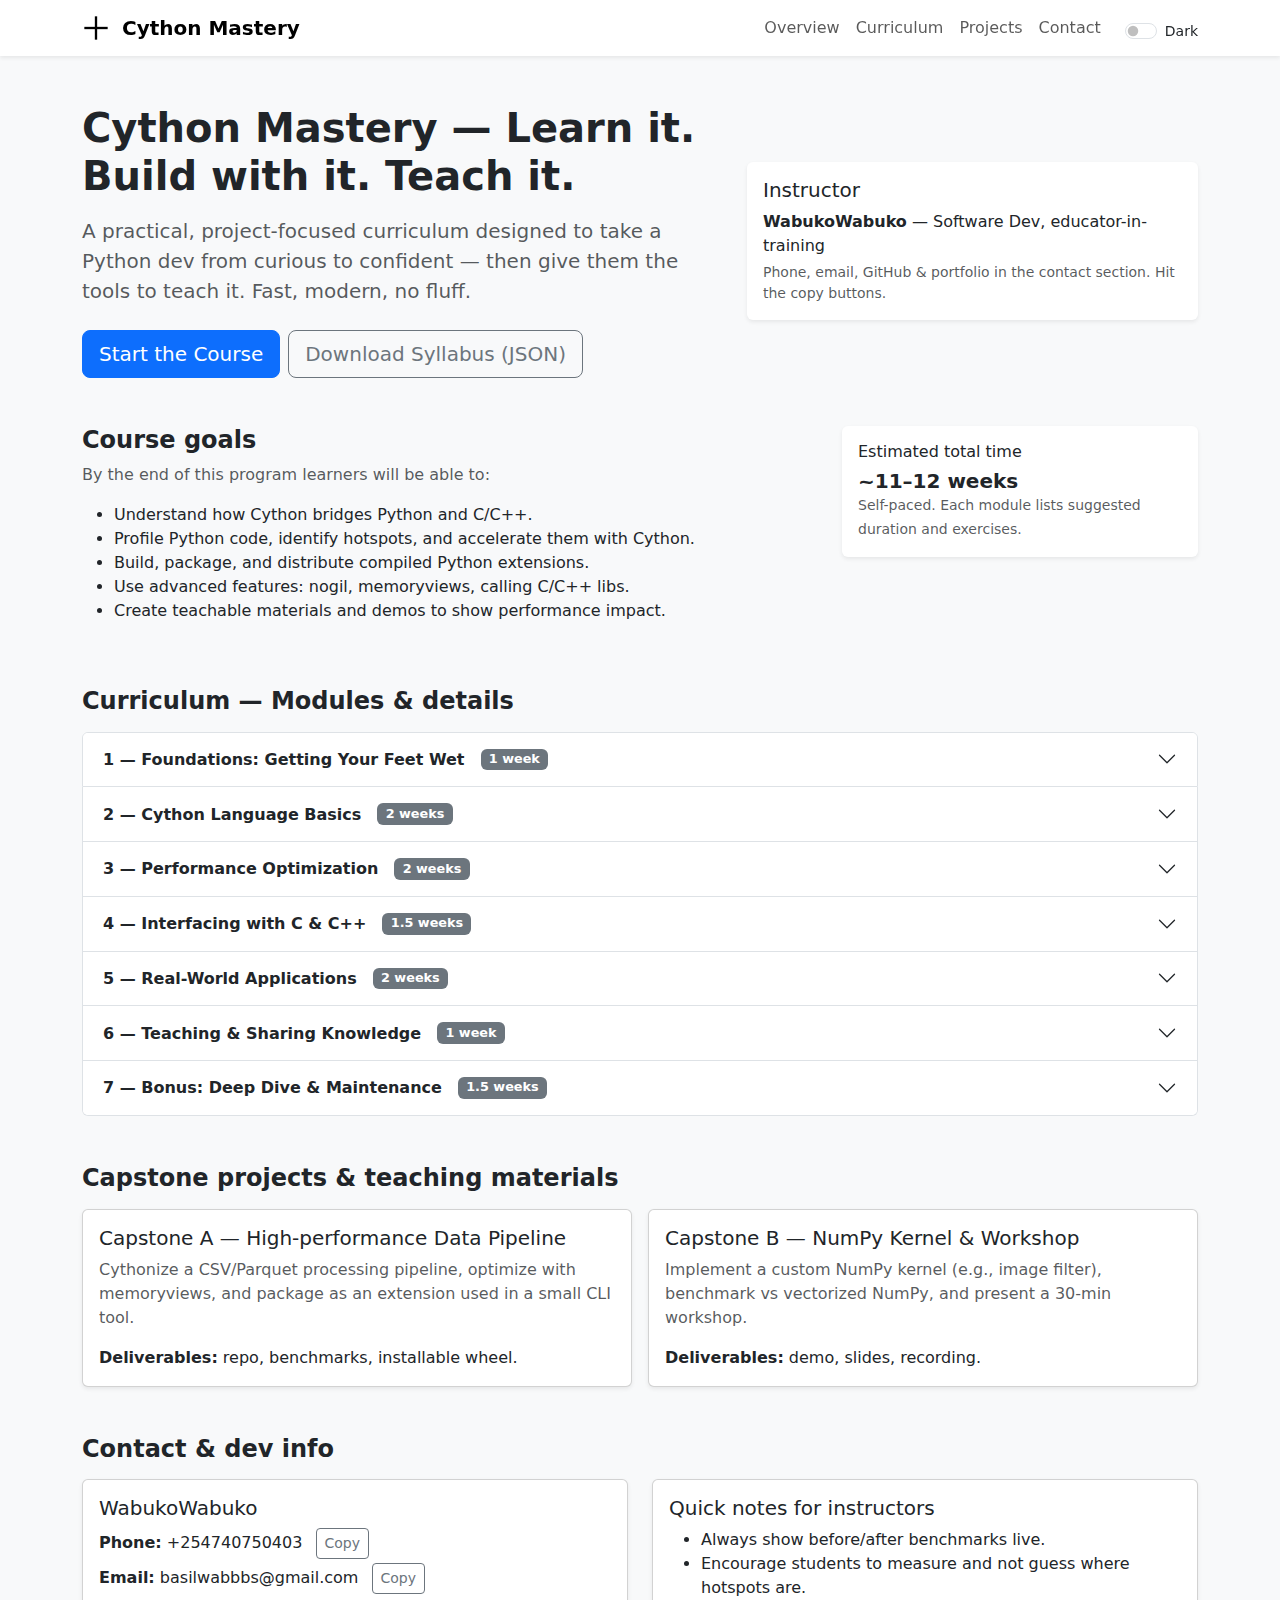
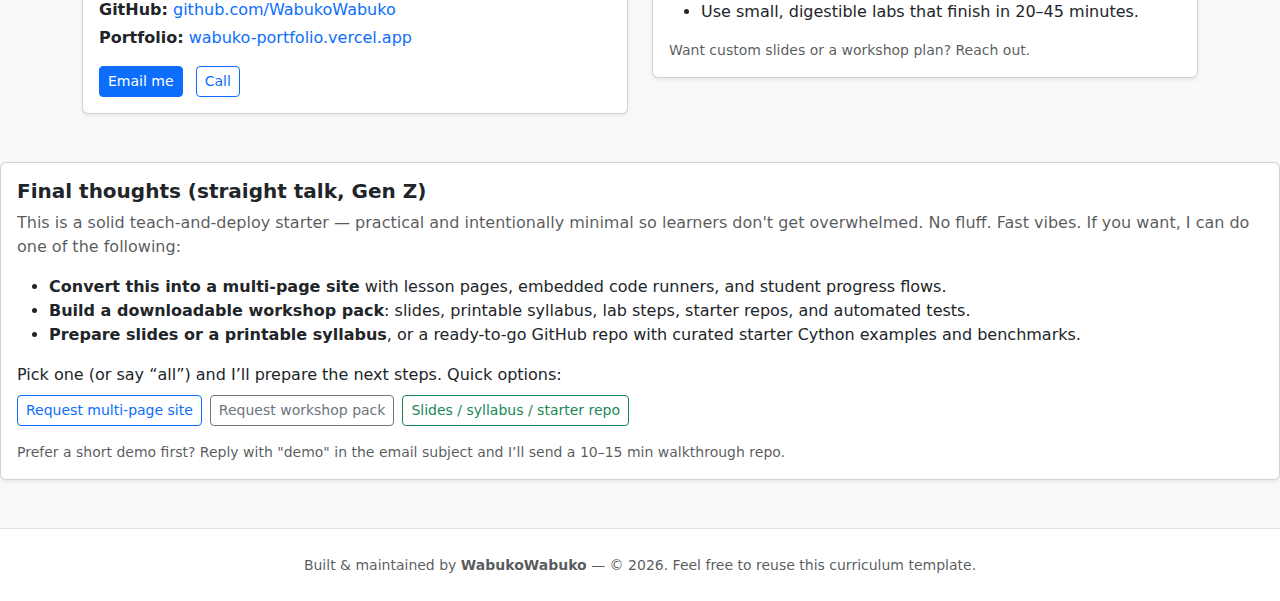
<file: index.html>
<!doctype html>
<html lang="en">
<head>
  <meta charset="utf-8" />
  <meta name="viewport" content="width=device-width, initial-scale=1" />
  <title>Cython Mastery — Course Roadmap | WabukoWabuko</title>

  <!-- Bootstrap 5 CDN -->
  <link href="https://cdn.jsdelivr.net/npm/bootstrap@5.3.3/dist/css/bootstrap.min.css" rel="stylesheet">
  <link rel="stylesheet" href="styles.css">
</head>
<body class="bg-light">

  <!-- NAVBAR -->
  <nav class="navbar navbar-expand-lg navbar-light bg-white shadow-sm sticky-top">
    <div class="container">
      <a class="navbar-brand fw-bold d-flex align-items-center gap-2" href="#">
        <img src="data:image/svg+xml;utf8,<?xml version='1.0' encoding='UTF-8'?><svg xmlns='http://www.w3.org/2000/svg' width='28' height='28' viewBox='0 0 24 24' fill='none' stroke='currentColor' stroke-width='2'><path d='M12 2 L12 22'/><path d='M2 12 L22 12'/></svg>" alt="logo" class="me-1">
        Cython Mastery
      </a>

      <button class="navbar-toggler" type="button" data-bs-toggle="collapse" data-bs-target="#navMain">
        <span class="navbar-toggler-icon"></span>
      </button>

      <div class="collapse navbar-collapse" id="navMain">
        <ul class="navbar-nav ms-auto align-items-lg-center">
          <li class="nav-item"><a class="nav-link" href="#overview">Overview</a></li>
          <li class="nav-item"><a class="nav-link" href="#curriculum">Curriculum</a></li>
          <li class="nav-item"><a class="nav-link" href="#projects">Projects</a></li>
          <li class="nav-item"><a class="nav-link" href="#contact">Contact</a></li>
          <li class="nav-item ms-3">
            <div class="form-check form-switch mt-2">
              <input class="form-check-input" type="checkbox" id="themeToggle">
              <label class="form-check-label small" for="themeToggle">Dark</label>
            </div>
          </li>
        </ul>
      </div>
    </div>
  </nav>

  <!-- HERO -->
  <header class="py-5">
    <div class="container">
      <div class="row align-items-center">
        <div class="col-lg-7">
          <h1 class="display-6 fw-bold mb-3">Cython Mastery — Learn it. Build with it. Teach it.</h1>
          <p class="lead text-muted mb-4">A practical, project-focused curriculum designed to take a Python dev from curious to confident — then give them the tools to teach it. Fast, modern, no fluff.</p>

          <div class="d-flex gap-2">
            <a href="#curriculum" class="btn btn-primary btn-lg">Start the Course</a>
            <a id="downloadSyllabus" class="btn btn-outline-secondary btn-lg" role="button">Download Syllabus (JSON)</a>
          </div>
        </div>

        <div class="col-lg-5 mt-4 mt-lg-0">
          <div class="card shadow-sm border-0">
            <div class="card-body">
              <h5 class="card-title mb-2">Instructor</h5>
              <p class="mb-1"><strong>WabukoWabuko</strong> — Software Dev, educator-in-training</p>
              <p class="text-muted small mb-0">Phone, email, GitHub & portfolio in the contact section. Hit the copy buttons.</p>
            </div>
          </div>
        </div>
      </div>
    </div>
  </header>

  <main class="container mb-5">
    <!-- OVERVIEW -->
    <section id="overview" class="mb-5">
      <div class="row">
        <div class="col-lg-8">
          <h2 class="h4 fw-bold">Course goals</h2>
          <p class="text-muted">By the end of this program learners will be able to:</p>
          <ul>
            <li>Understand how Cython bridges Python and C/C++.</li>
            <li>Profile Python code, identify hotspots, and accelerate them with Cython.</li>
            <li>Build, package, and distribute compiled Python extensions.</li>
            <li>Use advanced features: nogil, memoryviews, calling C/C++ libs.</li>
            <li>Create teachable materials and demos to show performance impact.</li>
          </ul>
        </div>

        <div class="col-lg-4">
          <div class="card bg-white shadow-sm border-0">
            <div class="card-body">
              <h6 class="mb-2">Estimated total time</h6>
              <p class="h5 fw-bold mb-0">~11–12 weeks</p>
              <small class="text-muted">Self-paced. Each module lists suggested duration and exercises.</small>
            </div>
          </div>
        </div>
      </div>
    </section>

    <!-- CURRICULUM -->
    <section id="curriculum" class="mb-5">
      <h2 class="h4 fw-bold mb-3">Curriculum — Modules & details</h2>

      <div class="accordion" id="modulesAccordion">

        <!-- Module 1 -->
        <div class="accordion-item">
          <h2 class="accordion-header" id="m1">
            <button class="accordion-button collapsed" type="button" data-bs-toggle="collapse" data-bs-target="#mod1">
              1 — Foundations: Getting Your Feet Wet <span class="badge bg-secondary ms-3">1 week</span>
            </button>
          </h2>
          <div id="mod1" class="accordion-collapse collapse" data-bs-parent="#modulesAccordion">
            <div class="accordion-body">
              <h6>Goals</h6>
              <p class="text-muted">Get comfortable with what Cython is and compile your first module.</p>

              <h6>Topics</h6>
              <ul>
                <li>What Cython is; Python vs Cython vs C/C++</li>
                <li>Install & setup: `pip install cython`, build with `setup.py` and `pyximport`</li>
                <li>First `.pyx` file, compile, import</li>
                <li>Simple benchmarks with `timeit`</li>
              </ul>

              <h6>Exercises</h6>
              <ol>
                <li>Write a simple function (fibonacci or sum loop) in Python and in Cython; benchmark both.</li>
                <li>Explore `cython -a` for a tiny function and explain what you see.</li>
              </ol>

              <h6>Mini project idea</h6>
              <p>Micro-benchmarks: build a small page showing time comparisons for simple algos (fib, factorial, sum of list).</p>
            </div>
          </div>
        </div>

        <!-- Module 2 -->
        <div class="accordion-item">
          <h2 class="accordion-header" id="m2">
            <button class="accordion-button collapsed" type="button" data-bs-toggle="collapse" data-bs-target="#mod2">
              2 — Cython Language Basics <span class="badge bg-secondary ms-3">2 weeks</span>
            </button>
          </h2>
          <div id="mod2" class="accordion-collapse collapse" data-bs-parent="#modulesAccordion">
            <div class="accordion-body">
              <h6>Goals</h6>
              <p class="text-muted">Learn Cython syntax, static typing, and type conversions.</p>

              <h6>Topics</h6>
              <ul>
                <li>`cdef`, `cpdef`, `def` differences</li>
                <li>Declaring C variables: `int`, `double`, `char *`</li>
                <li>Memoryviews vs Python lists vs arrays</li>
                <li>Conversions between Python and C types</li>
              </ul>

              <h6>Exercises</h6>
              <ol>
                <li>Convert a Python loop-heavy function to Cython with `cdef` variables.</li>
                <li>Measure how much static typing affects perf on a numeric loop.</li>
              </ol>

              <h6>Mini project idea</h6>
              <p>Implement a small numeric library (vector ops) using memoryviews and test against NumPy loops.</p>
            </div>
          </div>
        </div>

        <!-- Module 3 -->
        <div class="accordion-item">
          <h2 class="accordion-header" id="m3">
            <button class="accordion-button collapsed" type="button" data-bs-toggle="collapse" data-bs-target="#mod3">
              3 — Performance Optimization <span class="badge bg-secondary ms-3">2 weeks</span>
            </button>
          </h2>
          <div id="mod3" class="accordion-collapse collapse" data-bs-parent="#modulesAccordion">
            <div class="accordion-body">
              <h6>Goals</h6>
              <p class="text-muted">Profile real code and make targeted Cython optimizations.</p>

              <h6>Topics</h6>
              <ul>
                <li>Profiling: `cProfile`, `line_profiler`, `%timeit`</li>
                <li>Bounds checks, wraparound removal, `cdef` locals</li>
                <li>Memoryviews, efficient loops</li>
                <li>GIL: `with nogil`, `prange`, OpenMP basics</li>
              </ul>

              <h6>Exercises</h6>
              <ol>
                <li>Profile a slow function and identify hotspots.</li>
                <li>Use `cdef` and memoryviews to reduce runtime; measure speedup.</li>
                <li>Experiment with `with nogil` on a pure C-type loop.</li>
              </ol>

              <h6>Mini project idea</h6>
              <p>Build a parallel Monte Carlo simulation using `nogil` + `prange` and demonstrate scaling.</p>
            </div>
          </div>
        </div>

        <!-- Module 4 -->
        <div class="accordion-item">
          <h2 class="accordion-header" id="m4">
            <button class="accordion-button collapsed" type="button" data-bs-toggle="collapse" data-bs-target="#mod4">
              4 — Interfacing with C & C++ <span class="badge bg-secondary ms-3">1.5 weeks</span>
            </button>
          </h2>
          <div id="mod4" class="accordion-collapse collapse" data-bs-parent="#modulesAccordion">
            <div class="accordion-body">
              <h6>Goals</h6>
              <p class="text-muted">Call native C libs and use C++ classes from Python via Cython.</p>

              <h6>Topics</h6>
              <ul>
                <li>`cdef extern from` usage</li>
                <li>Defining and passing C structs</li>
                <li>Wrapping C++ classes and exception handling</li>
              </ul>

              <h6>Exercises</h6>
              <ol>
                <li>Wrap a tiny C function (like a custom random or math helper) and call from Python.</li>
                <li>Wrap a simple C++ class and instantiate it from Python.</li>
              </ol>

              <h6>Mini project idea</h6>
              <p>Integrate a small C library (e.g., a fast RNG or compression routine) and expose it as a Python package.</p>
            </div>
          </div>
        </div>

        <!-- Module 5 -->
        <div class="accordion-item">
          <h2 class="accordion-header" id="m5">
            <button class="accordion-button collapsed" type="button" data-bs-toggle="collapse" data-bs-target="#mod5">
              5 — Real-World Applications <span class="badge bg-secondary ms-3">2 weeks</span>
            </button>
          </h2>
          <div id="mod5" class="accordion-collapse collapse" data-bs-parent="#modulesAccordion">
            <div class="accordion-body">
              <h6>Goals</h6>
              <p class="text-muted">Apply Cython to real Python projects and package extensions.</p>

              <h6>Topics</h6>
              <ul>
                <li>Refactor CPU-heavy scripts to Cython</li>
                <li>NumPy + Cython integration</li>
                <li>Packaging and building wheels (`pyproject.toml`, `setuptools`)</li>
              </ul>

              <h6>Exercises</h6>
              <ol>
                <li>Pick a real script (web scraping parsing loop, heavy transform) and Cythonize it.</li>
                <li>Package your Cython module and test install in a clean venv.</li>
              </ol>

              <h6>Mini project idea</h6>
              <p>Create a small pip-installable extension (e.g., an image filter or a custom aggregator) and publish a test release.</p>
            </div>
          </div>
        </div>

        <!-- Module 6 -->
        <div class="accordion-item">
          <h2 class="accordion-header" id="m6">
            <button class="accordion-button collapsed" type="button" data-bs-toggle="collapse" data-bs-target="#mod6">
              6 — Teaching & Sharing Knowledge <span class="badge bg-secondary ms-3">1 week</span>
            </button>
          </h2>
          <div id="mod6" class="accordion-collapse collapse" data-bs-parent="#modulesAccordion">
            <div class="accordion-body">
              <h6>Goals</h6>
              <p class="text-muted">Turn your knowledge into teachable content — demos, slides, and live benchmarking tactics.</p>

              <h6>Topics</h6>
              <ul>
                <li>How to explain GIL, nogil, and static typing</li>
                <li>Live demo recipe: Python → Cython → C</li>
                <li>Designing hands-on lab exercises</li>
              </ul>

              <h6>Exercises</h6>
              <ol>
                <li>Create a 10–15 minute live demo (slides + code) showing a 5–10x speedup on a real problem.</li>
                <li>Write 3 step-by-step lab tasks for students to follow locally.</li>
              </ol>

              <h6>Mini project idea</h6>
              <p>Deliver a short workshop (recorded or live) and collect feedback; iterate on lesson clarity and demo speed impact.</p>
            </div>
          </div>
        </div>

        <!-- Module 7 -->
        <div class="accordion-item">
          <h2 class="accordion-header" id="m7">
            <button class="accordion-button collapsed" type="button" data-bs-toggle="collapse" data-bs-target="#mod7">
              7 — Bonus: Deep Dive & Maintenance <span class="badge bg-secondary ms-3">1.5 weeks</span>
            </button>
          </h2>
          <div id="mod7" class="accordion-collapse collapse" data-bs-parent="#modulesAccordion">
            <div class="accordion-body">
              <h6>Goals</h6>
              <p class="text-muted">Understand internals, debugging, and staying current.</p>

              <h6>Topics</h6>
              <ul>
                <li>How `.c` files are generated</li>
                <li>CPython API interactions</li>
                <li>Debugging Cython: `cython -a`, debug symbols</li>
                <li>Keeping up with Cython & Python changes</li>
              </ul>

              <h6>Exercises</h6>
              <ol>
                <li>Use `cython -a` on a large function and explain hotspots.</li>
                <li>Set up debug symbols and reproduce/trace a crash.</li>
              </ol>

              <h6>Mini project idea</h6>
              <p>Contribute a doc improvement or small PR to Cython or write a blog post breaking down a tricky internals topic.</p>
            </div>
          </div>
        </div>

      </div>
    </section>

    <!-- Projects & Capstones -->
    <section id="projects" class="mb-5">
      <h2 class="h4 fw-bold mb-3">Capstone projects & teaching materials</h2>

      <div class="row g-3">
        <div class="col-md-6">
          <div class="card shadow-sm h-100">
            <div class="card-body">
              <h5 class="card-title">Capstone A — High-performance Data Pipeline</h5>
              <p class="card-text text-muted">Cythonize a CSV/Parquet processing pipeline, optimize with memoryviews, and package as an extension used in a small CLI tool.</p>
              <p class="mb-0"><strong>Deliverables:</strong> repo, benchmarks, installable wheel.</p>
            </div>
          </div>
        </div>

        <div class="col-md-6">
          <div class="card shadow-sm h-100">
            <div class="card-body">
              <h5 class="card-title">Capstone B — NumPy Kernel & Workshop</h5>
              <p class="card-text text-muted">Implement a custom NumPy kernel (e.g., image filter), benchmark vs vectorized NumPy, and present a 30-min workshop.</p>
              <p class="mb-0"><strong>Deliverables:</strong> demo, slides, recording.</p>
            </div>
          </div>
        </div>
      </div>
    </section>

    <!-- CONTACT -->
    <section id="contact" class="mb-5">
      <h2 class="h4 fw-bold mb-3">Contact & dev info</h2>

      <div class="row">
        <div class="col-md-6">
          <div class="card shadow-sm">
            <div class="card-body">
              <h5 class="card-title">WabukoWabuko</h5>
              <p class="mb-1"><strong>Phone:</strong> <span id="phoneText">+254740750403</span> <button class="btn btn-sm btn-outline-secondary ms-2" data-copy="+254740750403">Copy</button></p>
              <p class="mb-1"><strong>Email:</strong> <span id="emailText">basilwabbbs@gmail.com</span> <button class="btn btn-sm btn-outline-secondary ms-2" data-copy="basilwabbbs@gmail.com">Copy</button></p>
              <p class="mb-1"><strong>GitHub:</strong> <a href="https://github.com/WabukoWabuko" target="_blank">github.com/WabukoWabuko</a></p>
              <p class="mb-1"><strong>Portfolio:</strong> <a href="https://wabuko-portfolio.vercel.app" target="_blank">wabuko-portfolio.vercel.app</a></p>
              <div class="mt-3">
                <a href="mailto:basilwabbbs@gmail.com" class="btn btn-primary btn-sm">Email me</a>
                <a href="tel:+254740750403" class="btn btn-outline-primary btn-sm ms-2">Call</a>
              </div>
            </div>
          </div>
        </div>

        <div class="col-md-6">
          <div class="card shadow-sm">
            <div class="card-body">
              <h5 class="card-title">Quick notes for instructors</h5>
              <ul>
                <li>Always show before/after benchmarks live.</li>
                <li>Encourage students to measure and not guess where hotspots are.</li>
                <li>Use small, digestible labs that finish in 20–45 minutes.</li>
              </ul>
              <p class="text-muted small mb-0">Want custom slides or a workshop plan? Reach out.</p>
            </div>
          </div>
        </div>
      </div>
    </section>
  </main>
    <!-- FINAL THOUGHTS -->
    <section id="final-thoughts" class="mb-5">
      <div class="card shadow-sm">
        <div class="card-body">
          <h2 class="h5 fw-bold">Final thoughts (straight talk, Gen Z)</h2>
          <p class="text-muted">This is a solid teach-and-deploy starter — practical and intentionally minimal so learners don't get overwhelmed. No fluff. Fast vibes. If you want, I can do one of the following:</p>

          <ul>
            <li><strong>Convert this into a multi-page site</strong> with lesson pages, embedded code runners, and student progress flows.</li>
            <li><strong>Build a downloadable workshop pack</strong>: slides, printable syllabus, lab steps, starter repos, and automated tests.</li>
            <li><strong>Prepare slides or a printable syllabus</strong>, or a ready-to-go GitHub repo with curated starter Cython examples and benchmarks.</li>
          </ul>

          <p class="mb-1">Pick one (or say “all”) and I’ll prepare the next steps. Quick options:</p>
          <div class="d-flex gap-2 mt-2">
            <a class="btn btn-outline-primary btn-sm" href="mailto:basilwabbbs@gmail.com?subject=Cython%20help%20-%20multi-page%20site">Request multi-page site</a>
            <a class="btn btn-outline-secondary btn-sm" href="mailto:basilwabbbs@gmail.com?subject=Workshop%20pack%20request">Request workshop pack</a>
            <a class="btn btn-outline-success btn-sm" href="mailto:basilwabbbs@gmail.com?subject=Slides%20or%20syllabus%20request">Slides / syllabus / starter repo</a>
          </div>

          <p class="text-muted small mt-3 mb-0">Prefer a short demo first? Reply with "demo" in the email subject and I’ll send a 10–15 min walkthrough repo.</p>
        </div>
      </div>
    </section>

  <!-- FOOTER -->
  <footer class="py-4 bg-white border-top">
    <div class="container text-center">
      <small class="text-muted">Built & maintained by <strong>WabukoWabuko</strong> — © <span id="year"></span>. Feel free to reuse this curriculum template.</small>
    </div>
  </footer>

  <!-- Bootstrap JS, Popper included -->
  <script src="https://cdn.jsdelivr.net/npm/bootstrap@5.3.3/dist/js/bootstrap.bundle.min.js"></script>
  <script src="script.js"></script>
</body>
</html>
</file>
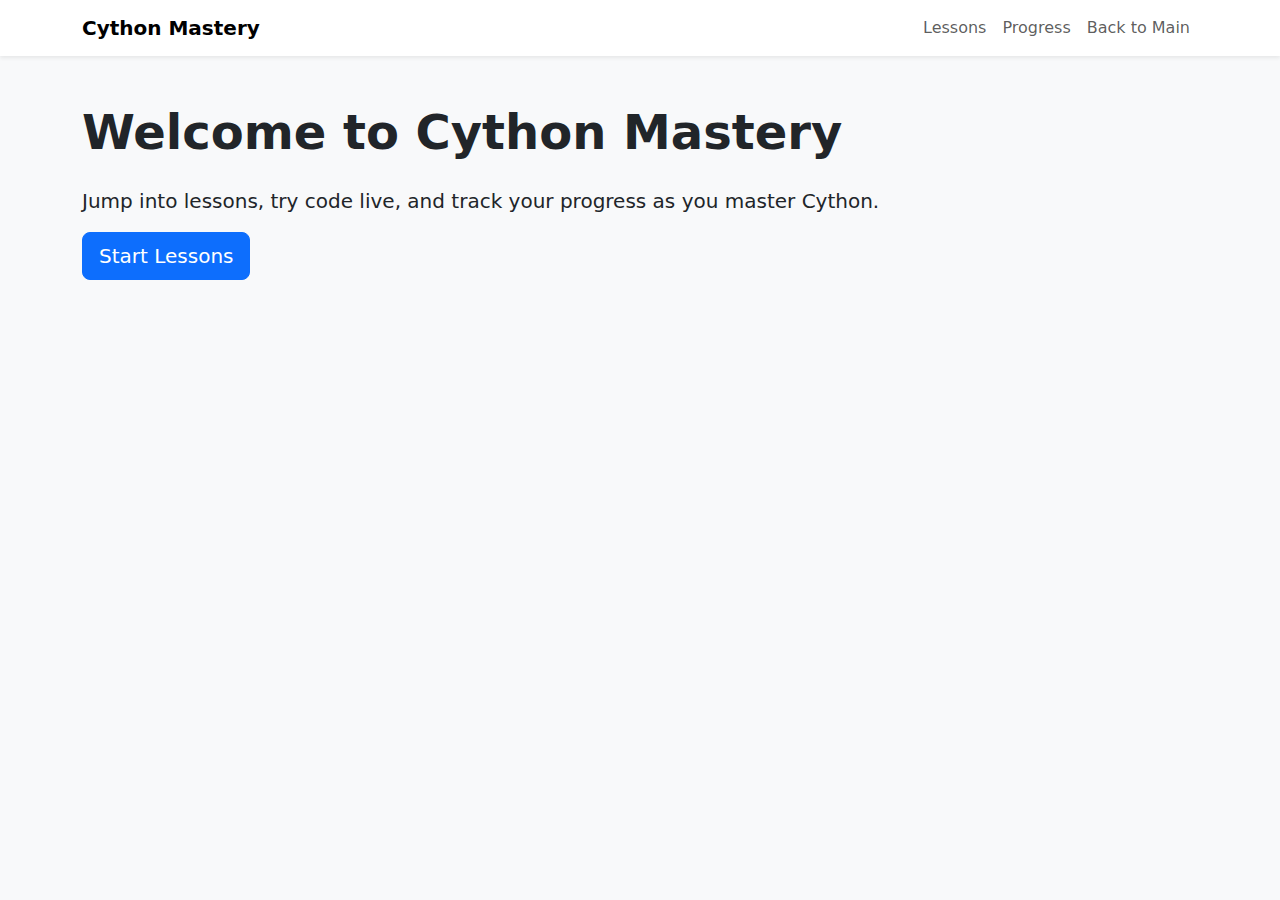
<file: site/index.html>
<!doctype html>
<html lang="en">
<head>
  <meta charset="utf-8" />
  <meta name="viewport" content="width=device-width, initial-scale=1" />
  <title>Cython Mastery — Home</title>
  <link href="https://cdn.jsdelivr.net/npm/bootstrap@5.3.3/dist/css/bootstrap.min.css" rel="stylesheet">
  <link rel="stylesheet" href="../styles.css">
</head>
<body class="bg-light">
  <nav class="navbar navbar-expand-lg navbar-light bg-white shadow-sm sticky-top">
    <div class="container">
      <a class="navbar-brand fw-bold" href="index.html">Cython Mastery</a>
      <div class="collapse navbar-collapse">
        <ul class="navbar-nav ms-auto">
          <li class="nav-item"><a class="nav-link" href="lessons.html">Lessons</a></li>
          <li class="nav-item"><a class="nav-link" href="progress.html">Progress</a></li>
          <li class="nav-item"><a class="nav-link" href="../index.html">Back to Main</a></li>
        </ul>
      </div>
    </div>
  </nav>
  <main class="container py-5">
    <h1 class="display-5 fw-bold mb-4">Welcome to Cython Mastery</h1>
    <p class="lead">Jump into lessons, try code live, and track your progress as you master Cython.</p>
    <a href="lessons.html" class="btn btn-primary btn-lg">Start Lessons</a>
  </main>
</body>
</html>
</file>
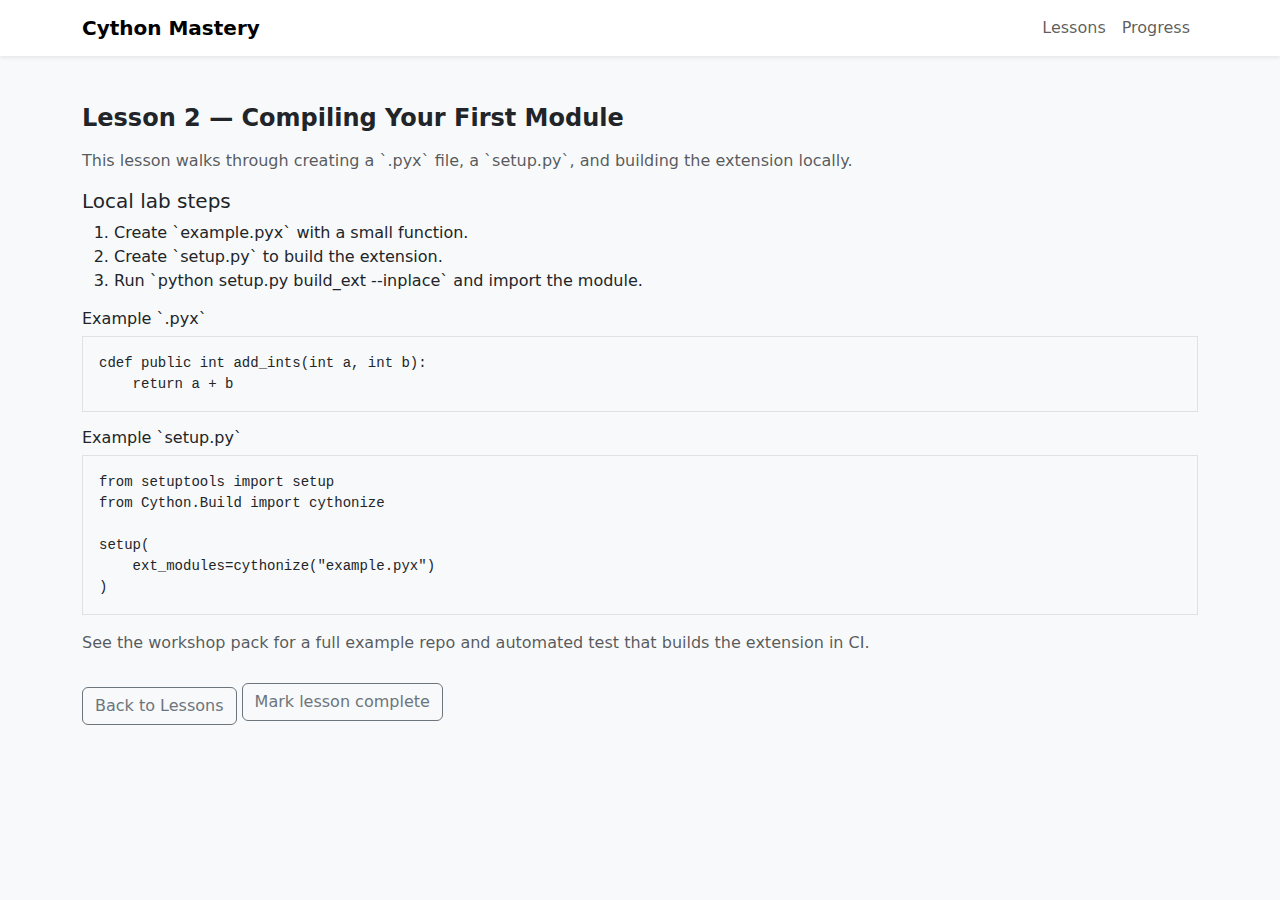
<file: site/lesson2.html>
<!doctype html>
<html lang="en">
<head>
  <meta charset="utf-8" />
  <meta name="viewport" content="width=device-width, initial-scale=1" />
  <title>Lesson 2 — Compiling Your First Module</title>
  <link href="https://cdn.jsdelivr.net/npm/bootstrap@5.3.3/dist/css/bootstrap.min.css" rel="stylesheet">
  <link rel="stylesheet" href="../styles.css">
</head>
<body class="bg-light">
  <nav class="navbar navbar-expand-lg navbar-light bg-white shadow-sm sticky-top">
    <div class="container">
      <a class="navbar-brand fw-bold" href="index.html">Cython Mastery</a>
      <div class="collapse navbar-collapse">
        <ul class="navbar-nav ms-auto">
          <li class="nav-item"><a class="nav-link" href="lessons.html">Lessons</a></li>
          <li class="nav-item"><a class="nav-link" href="progress.html">Progress</a></li>
        </ul>
      </div>
    </div>
  </nav>

  <main class="container py-5">
    <h1 class="h4 fw-bold mb-3">Lesson 2 — Compiling Your First Module</h1>
    <p class="text-muted">This lesson walks through creating a `.pyx` file, a `setup.py`, and building the extension locally.</p>

    <h5>Local lab steps</h5>
    <ol>
      <li>Create `example.pyx` with a small function.</li>
      <li>Create `setup.py` to build the extension.</li>
      <li>Run `python setup.py build_ext --inplace` and import the module.</li>
    </ol>

    <h6>Example `.pyx`</h6>
    <pre class="p-3 bg-light border"><code>cdef public int add_ints(int a, int b):
    return a + b</code></pre>

    <h6>Example `setup.py`</h6>
    <pre class="p-3 bg-light border"><code>from setuptools import setup
from Cython.Build import cythonize

setup(
    ext_modules=cythonize("example.pyx")
)</code></pre>

    <p class="text-muted">See the workshop pack for a full example repo and automated test that builds the extension in CI.</p>
    <a href="lessons.html" class="btn btn-outline-secondary mt-3">Back to Lessons</a>
  </main>
  <script>
    document.addEventListener('DOMContentLoaded', ()=>{
      const btn = document.createElement('button');
      btn.className = 'btn btn-outline-secondary mt-2';
      btn.textContent = 'Mark lesson complete';
      btn.addEventListener('click', ()=>{ localStorage.setItem('lesson2','completed'); alert('Lesson 2 marked complete'); });
      document.querySelector('main').appendChild(btn);
    });
  </script>
</body>
</html>
</file>
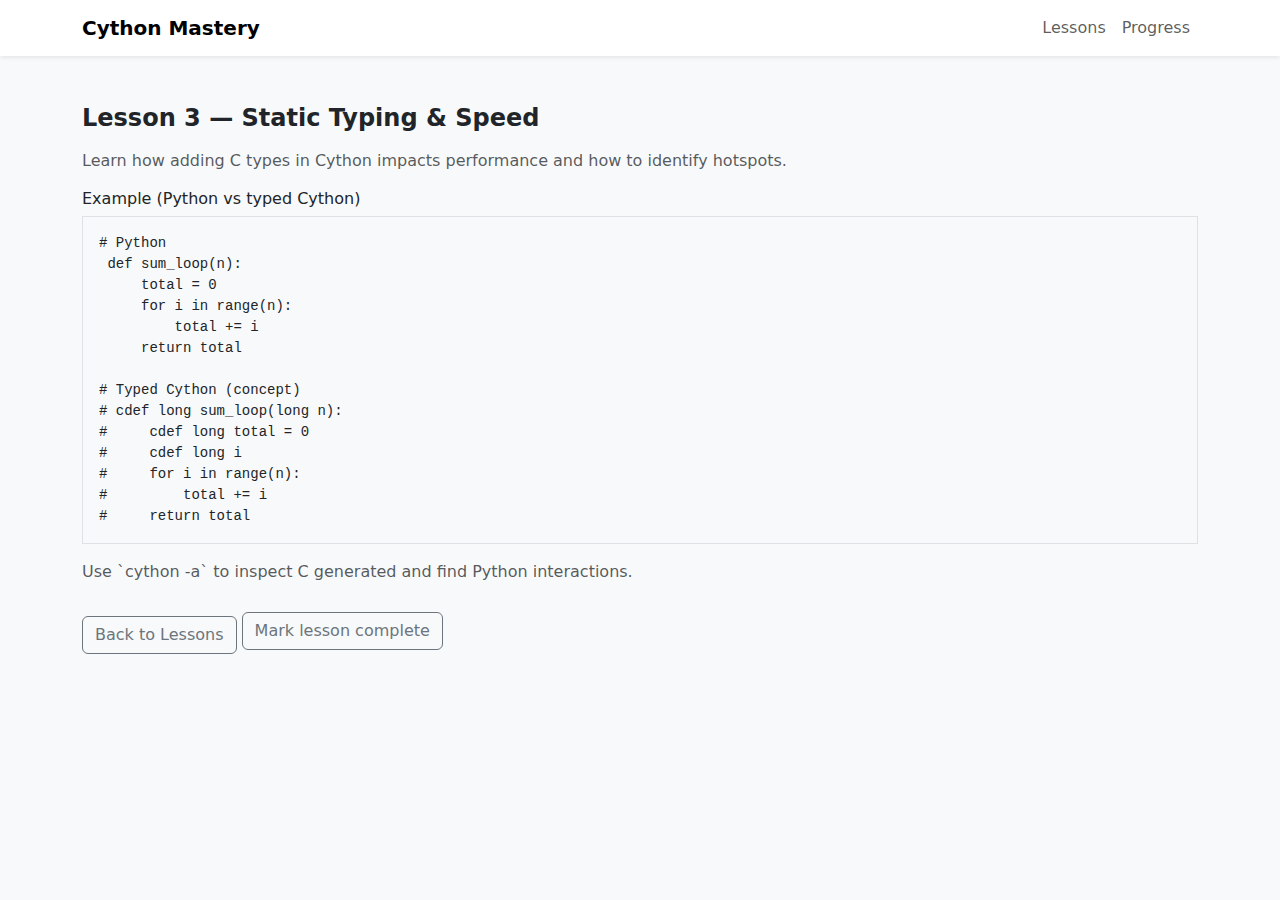
<file: site/lesson3.html>
<!doctype html>
<html lang="en">
<head>
  <meta charset="utf-8" />
  <meta name="viewport" content="width=device-width, initial-scale=1" />
  <title>Lesson 3 — Static Typing & Speed</title>
  <link href="https://cdn.jsdelivr.net/npm/bootstrap@5.3.3/dist/css/bootstrap.min.css" rel="stylesheet">
  <link rel="stylesheet" href="../styles.css">
</head>
<body class="bg-light">
  <nav class="navbar navbar-expand-lg navbar-light bg-white shadow-sm sticky-top">
    <div class="container">
      <a class="navbar-brand fw-bold" href="index.html">Cython Mastery</a>
      <div class="collapse navbar-collapse">
        <ul class="navbar-nav ms-auto">
          <li class="nav-item"><a class="nav-link" href="lessons.html">Lessons</a></li>
          <li class="nav-item"><a class="nav-link" href="progress.html">Progress</a></li>
        </ul>
      </div>
    </div>
  </nav>

  <main class="container py-5">
    <h1 class="h4 fw-bold mb-3">Lesson 3 — Static Typing & Speed</h1>
    <p class="text-muted">Learn how adding C types in Cython impacts performance and how to identify hotspots.</p>

    <h6>Example (Python vs typed Cython)</h6>
    <pre class="p-3 bg-light border"><code># Python
 def sum_loop(n):
     total = 0
     for i in range(n):
         total += i
     return total

# Typed Cython (concept)
# cdef long sum_loop(long n):
#     cdef long total = 0
#     cdef long i
#     for i in range(n):
#         total += i
#     return total</code></pre>

    <p class="text-muted">Use `cython -a` to inspect C generated and find Python interactions.</p>
    <a href="lessons.html" class="btn btn-outline-secondary mt-3">Back to Lessons</a>
  </main>
  <script>
    document.addEventListener('DOMContentLoaded', ()=>{
      const btn = document.createElement('button');
      btn.className = 'btn btn-outline-secondary mt-2';
      btn.textContent = 'Mark lesson complete';
      btn.addEventListener('click', ()=>{ localStorage.setItem('lesson3','completed'); alert('Lesson 3 marked complete'); });
      document.querySelector('main').appendChild(btn);
    });
  </script>
</body>
</html>
</file>
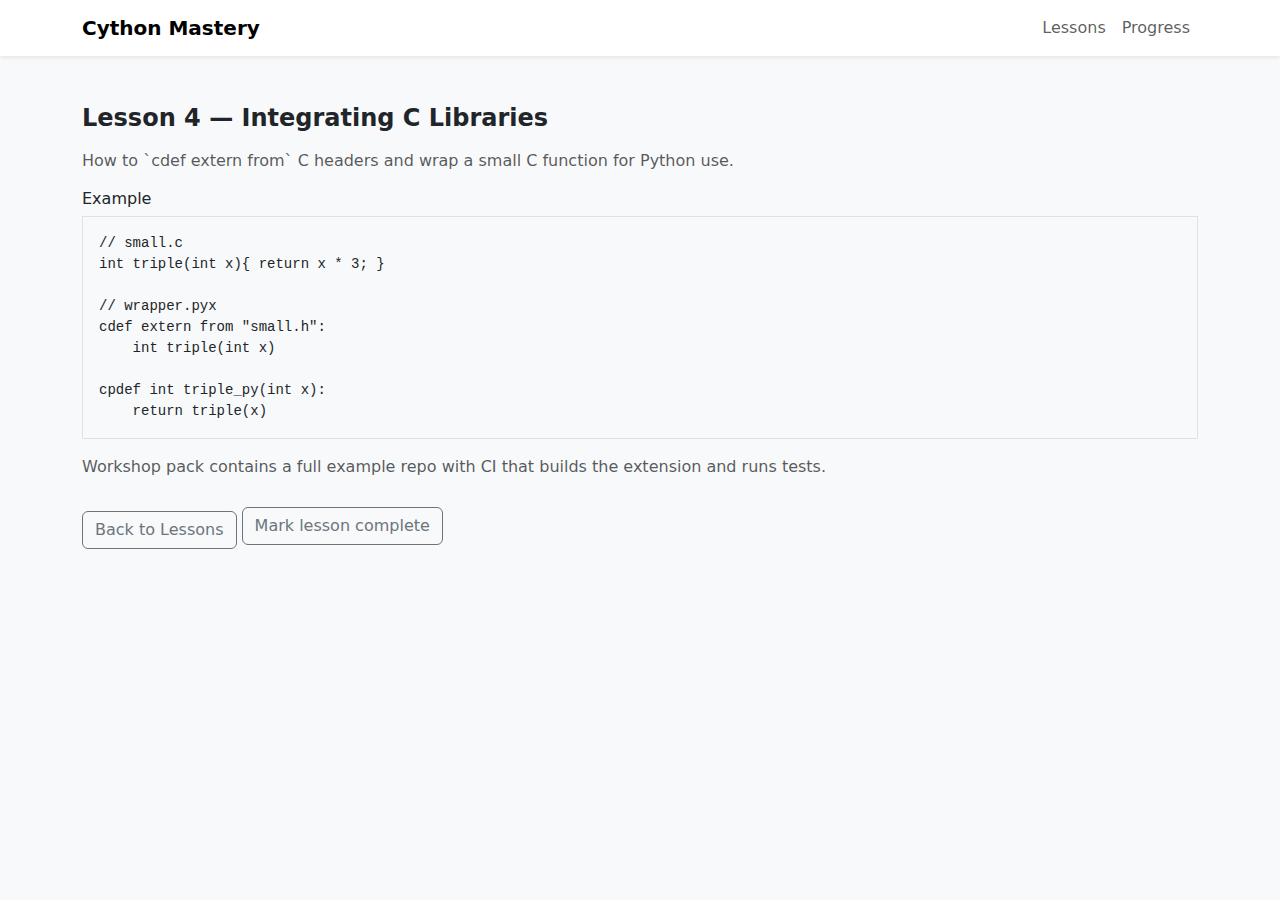
<file: site/lesson4.html>
<!doctype html>
<html lang="en">
<head>
  <meta charset="utf-8" />
  <meta name="viewport" content="width=device-width, initial-scale=1" />
  <title>Lesson 4 — Integrating C Libraries</title>
  <link href="https://cdn.jsdelivr.net/npm/bootstrap@5.3.3/dist/css/bootstrap.min.css" rel="stylesheet">
  <link rel="stylesheet" href="../styles.css">
</head>
<body class="bg-light">
  <nav class="navbar navbar-expand-lg navbar-light bg-white shadow-sm sticky-top">
    <div class="container">
      <a class="navbar-brand fw-bold" href="index.html">Cython Mastery</a>
      <div class="collapse navbar-collapse">
        <ul class="navbar-nav ms-auto">
          <li class="nav-item"><a class="nav-link" href="lessons.html">Lessons</a></li>
          <li class="nav-item"><a class="nav-link" href="progress.html">Progress</a></li>
        </ul>
      </div>
    </div>
  </nav>

  <main class="container py-5">
    <h1 class="h4 fw-bold mb-3">Lesson 4 — Integrating C Libraries</h1>
    <p class="text-muted">How to `cdef extern from` C headers and wrap a small C function for Python use.</p>

    <h6>Example</h6>
    <pre class="p-3 bg-light border"><code>// small.c
int triple(int x){ return x * 3; }

// wrapper.pyx
cdef extern from "small.h":
    int triple(int x)

cpdef int triple_py(int x):
    return triple(x)</code></pre>

    <p class="text-muted">Workshop pack contains a full example repo with CI that builds the extension and runs tests.</p>
    <a href="lessons.html" class="btn btn-outline-secondary mt-3">Back to Lessons</a>
  </main>
  <script>
    document.addEventListener('DOMContentLoaded', ()=>{
      const btn = document.createElement('button');
      btn.className = 'btn btn-outline-secondary mt-2';
      btn.textContent = 'Mark lesson complete';
      btn.addEventListener('click', ()=>{ localStorage.setItem('lesson4','completed'); alert('Lesson 4 marked complete'); });
      document.querySelector('main').appendChild(btn);
    });
  </script>
</body>
</html>
</file>
<file: styles.css>
/* styles.css - lightweight custom styles */

/* body theme flips in script.js (dark mode toggles 'dark-mode' class) */
body.dark-mode {
  background: #0f1720;
  color: #e6eef6;
}
body.dark-mode .navbar {
  background: #071127 !important;
}
body.dark-mode .card {
  background: #071127;
  color: #e6eef6;
  border-color: rgba(255,255,255,0.04);
}
body.dark-mode a { color: #9ad1ff; }

a { text-decoration: none; }
.navbar-brand img { filter: grayscale(100%) brightness(1.2); }

/* make accordion headers more tactile */
.accordion-button { font-weight: 600; }

/* badges */
.badge { font-size: 0.8rem; }

/* small responsive tweaks */
@media (max-width: 768px) {
  .display-6 { font-size: 1.4rem; }
}
</file>
